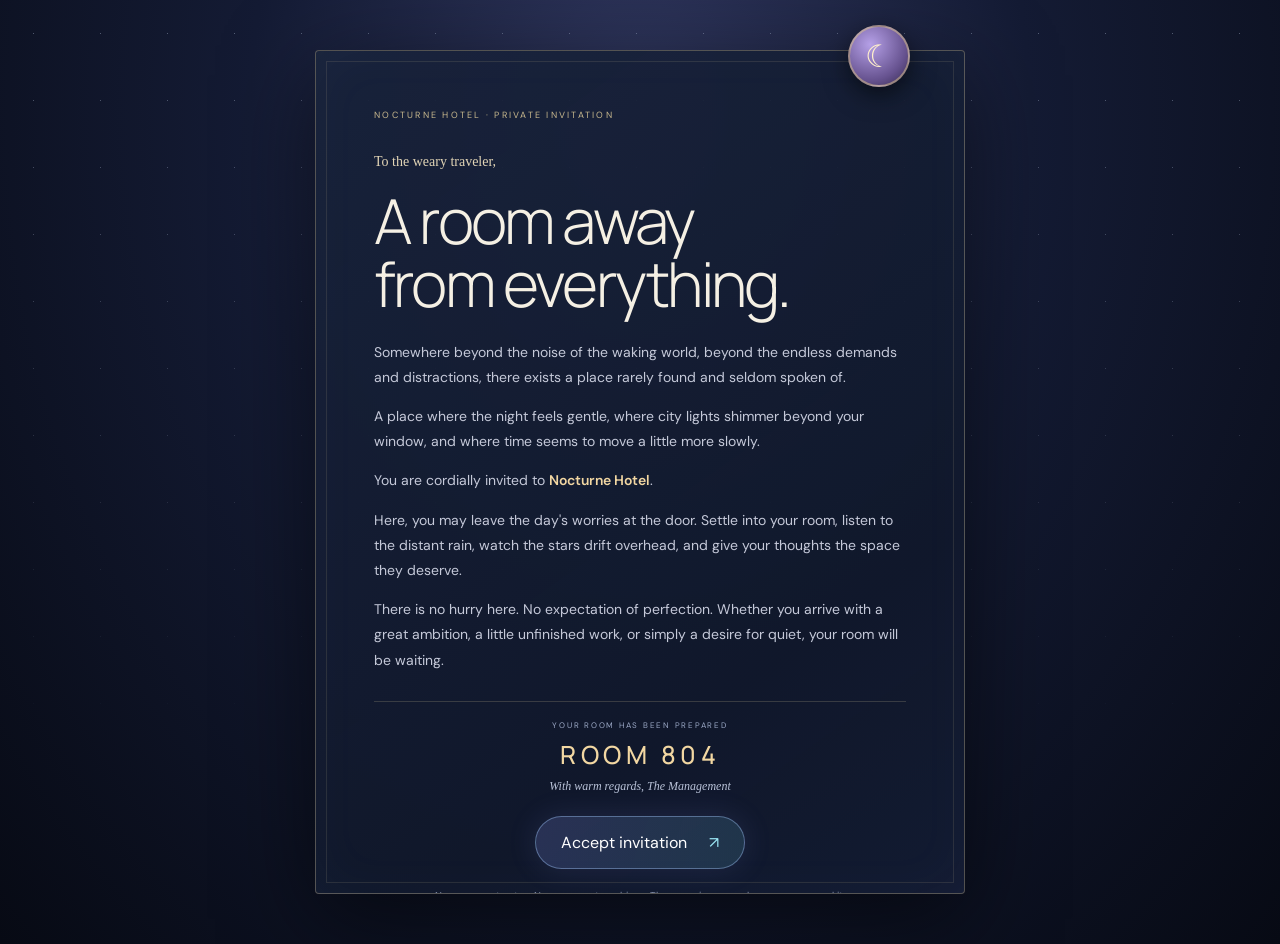
<file: index.html>
<!doctype html>
<html lang="en">
<head>
  <meta charset="utf-8"><meta name="viewport" content="width=device-width, initial-scale=1">
  <meta name="theme-color" content="#090d1c"><title>An Invitation · Nocturne Hotel</title><link rel="stylesheet" href="style.css">
</head>
<body class="checkin-page invitation-page">
  <main class="invitation-wrap">
    <div class="invitation-seal" aria-hidden="true">☾</div>
    <article class="invitation-letter">
      <p class="eyebrow">NOCTURNE HOTEL · PRIVATE INVITATION</p>
      <p class="letter-salutation">To the weary traveler,</p>
      <h1>A room away<br>from everything.</h1>
      <p>Somewhere beyond the noise of the waking world, beyond the endless demands and distractions, there exists a place rarely found and seldom spoken of.</p>
      <p>A place where the night feels gentle, where city lights shimmer beyond your window, and where time seems to move a little more slowly.</p>
      <p>You are cordially invited to <strong>Nocturne Hotel</strong>.</p>
      <p>Here, you may leave the day's worries at the door. Settle into your room, listen to the distant rain, watch the stars drift overhead, and give your thoughts the space they deserve.</p>
      <p>There is no hurry here. No expectation of perfection. Whether you arrive with a great ambition, a little unfinished work, or simply a desire for quiet, your room will be waiting.</p>
      <div class="letter-signoff"><span>YOUR ROOM HAS BEEN PREPARED</span><strong>ROOM 804</strong><em>With warm regards, The Management</em></div>
      <button class="primary invitation-accept" id="enterRoom">Accept invitation <span>↗</span></button>
      <p class="letter-footnote">No pressure to stay. No pressure to achieve. The room is yours whenever you need it.</p>
    </article>
  </main>
  <script>
    document.getElementById('enterRoom').addEventListener('click', () => {
      sessionStorage.setItem('nocturneCheckedIn', 'yes');
      location.href = 'room.html';
    });
    if (sessionStorage.getItem('nocturneCheckedIn') === 'yes') location.replace('room.html');
  </script>
</body></html>
</file>
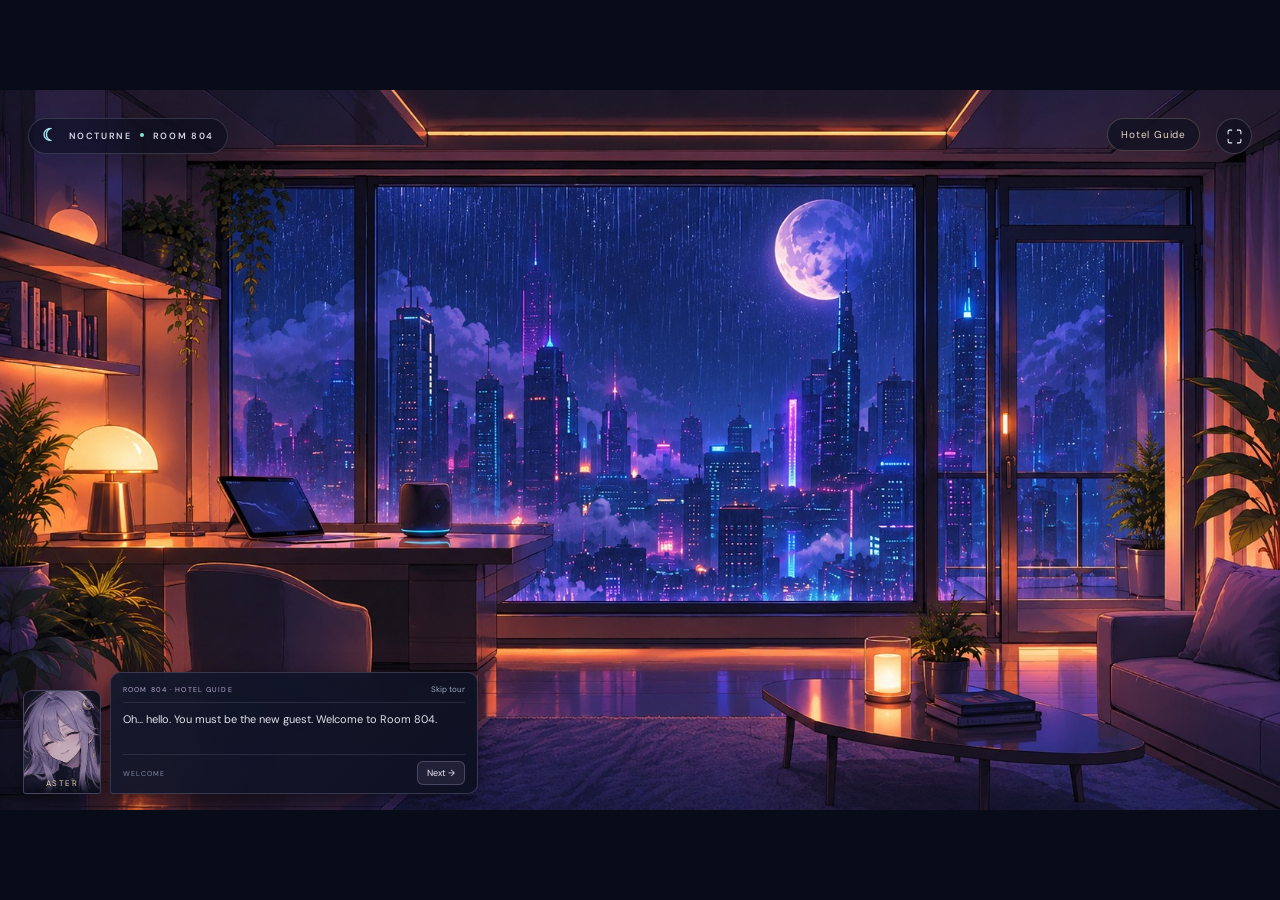
<file: balcony.html>
<!doctype html>
<html lang="en"><head><meta charset="utf-8"><meta name="viewport" content="width=device-width, initial-scale=1"><meta http-equiv="refresh" content="0; url=room.html"><title>Returning to Room 804 — Nocturne</title></head><body><p>Returning to <a href="room.html">Room 804</a>…</p><script>location.replace('room.html');</script></body></html>
</file>
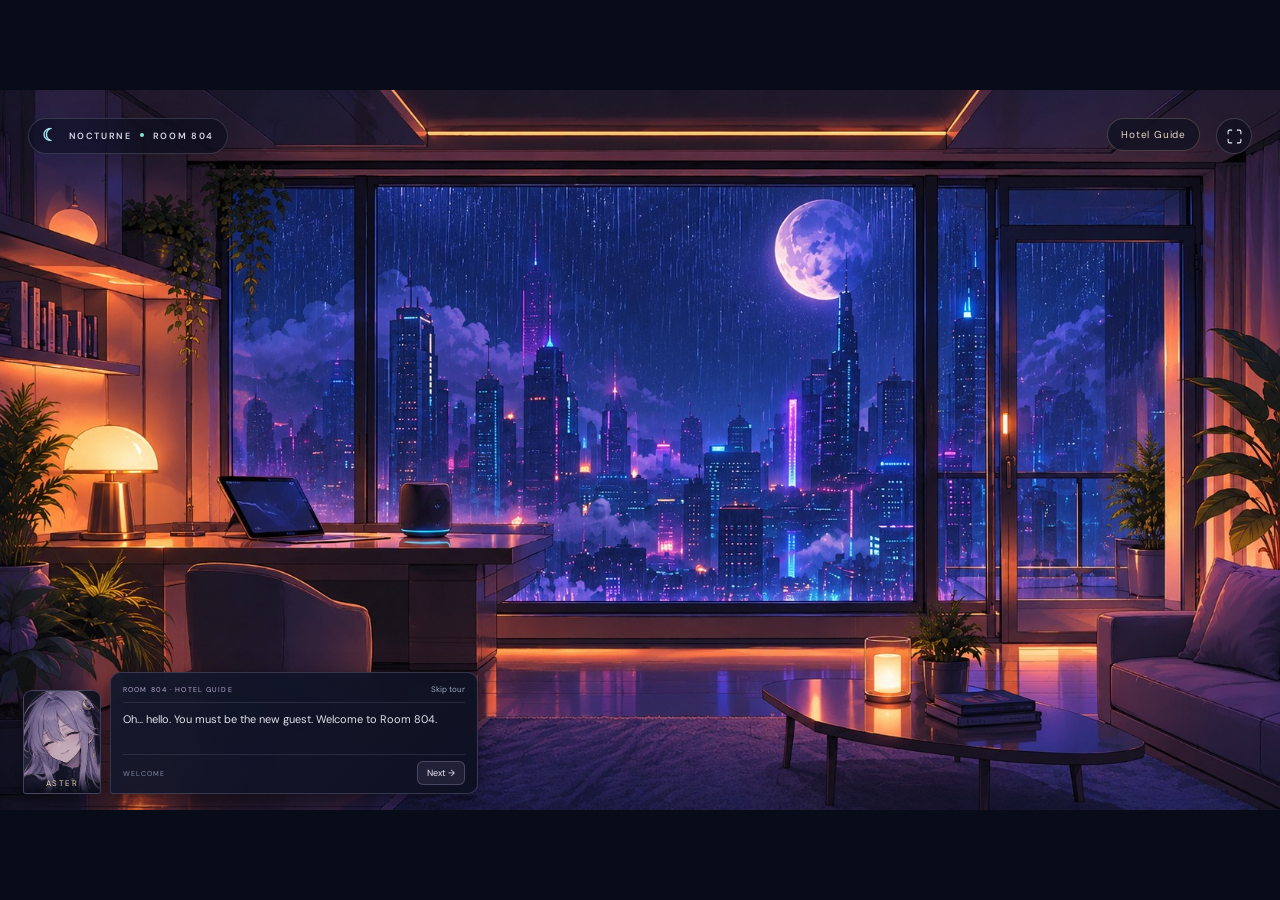
<file: room.html>
<!doctype html>
<html lang="en">
<head>
  <meta charset="utf-8">
  <meta name="viewport" content="width=device-width, initial-scale=1">
  <meta name="theme-color" content="#090d1c">
  <title>Room 804 — Nocturne</title>
  <link rel="stylesheet" href="style.css">
</head>
<body class="room-page">
  <main class="room-stage" id="roomStage">
    <section class="room-shell" id="roomShell" aria-label="Interactive hotel room">
      <div id="roomInterior">
      <img class="room-art" src="assets/room-reference.jpg" alt="Room 804 overlooking a neon city at night">

      <div class="room-decor-layer" id="roomDecorLayer" aria-label="Your placed decorations"></div>
      <div class="object-layer" aria-label="Room interactions">
        <button class="object-hit lamp-hit" data-object="lamp" data-tooltip="Lamp · Change lighting" aria-label="Change room lighting"></button>
        <button class="object-hit tablet-hit" data-object="tablet" data-tooltip="Tablet · Focus session controls" aria-label="Open focus session controls"></button>
        <button class="object-hit speaker-hit" data-object="speaker" data-tooltip="Speaker · Music controls" aria-label="Open music controls"></button>
        <button class="object-hit door-hit" data-object="door" data-tooltip="Balcony door · Step outside" aria-label="Go to the balcony"></button>
      </div>

      <div class="room-ui" aria-label="Room controls">
        <div class="room-id"><span class="room-id-mark">☾</span><span>NOCTURNE <i></i> ROOM 804</span></div>
        <button class="guide-button" id="replayTour" type="button" title="Speak with Aster">Hotel Guide</button>
        <button class="ui-icon-button" id="fullscreenButton" type="button" aria-label="Toggle fullscreen" title="Toggle fullscreen">
          <svg viewBox="0 0 24 24" aria-hidden="true"><path d="M8 3H5a2 2 0 0 0-2 2v3M16 3h3a2 2 0 0 1 2 2v3M21 16v3a2 2 0 0 1-2 2h-3M3 16v3a2 2 0 0 0 2 2h3"/></svg>
        </button>
      </div>

      <div class="control-scrim" id="controlScrim"></div>

      <section class="focus-experience" id="focusExperience" hidden aria-live="polite" aria-label="Focus session in progress">
        <div class="focus-center-card">
          <p class="focus-center-eyebrow">NOCTURNE · FOCUS SESSION</p>
          <span class="focus-center-state" id="timerState">FOCUSING</span>
          <strong class="focus-center-time" id="timerReadout">25:00</strong>
          <p class="focus-center-note" id="focusCenterNote">Your room is quiet. Stay with one thing.</p>
          <div class="focus-progress-wrap" aria-label="Focus session progress">
            <div class="focus-progress-track" id="focusProgressTrack">
              <div class="focus-progress-fill" id="focusProgressFill"></div>
              <div class="focus-break-markers" id="focusBreakMarkers" aria-hidden="true"></div>
            </div>
            <div class="focus-progress-legend"><span>START</span><span>25%</span><span>50%</span><span>75%</span><span>FINISH</span></div>
          </div>
          <div class="focus-center-actions" id="focusWorkActions">
            <button class="focus-center-pause" id="focusOverlayPause" type="button">Pause</button>
            <button class="focus-center-end" id="focusOverlayEnd" type="button">End session</button>
          </div>
          <div class="focus-break-actions" id="focusBreakActions" hidden>
            <p>Take a moment outside if you would like. — Aster🌙</p>
            <button class="focus-center-pause" id="goBalconyBreak" type="button">Take balcony break ↗</button>
            <button class="focus-center-end" id="skipBalconyBreak" type="button">Skip break</button>
          </div>
          <p class="focus-center-footnote">A five-minute balcony break is offered at 25%, 50%, and 75%. Your browser controls which tab is in front.</p>
        </div>
      </section>

      <section class="control-panel focus-panel" id="focusPanel" role="dialog" aria-modal="true" aria-labelledby="focusTitle" aria-hidden="true">
        <button class="panel-close" type="button" data-close-panel aria-label="Close focus controls">×</button>
        <p class="panel-eyebrow">ROOM 804 · TABLET</p>
        <h2 id="focusTitle">Focus session</h2>
        <p class="panel-description">Settle in. The room will keep time while you work. — Aster🌙</p>
        <div class="session-intention">
          <label class="control-label" for="sessionGoal">YOUR FOCUS GOAL <span class="optional-label">OPTIONAL</span></label>
          <input id="sessionGoal" type="text" maxlength="70" placeholder="e.g. Finish my geography notes" autocomplete="off">
          <label class="control-label" for="sessionReward">WRITE YOUR OWN REWARD <span class="optional-label">OPTIONAL</span></label>
          <input id="sessionReward" type="text" list="rewardSuggestions" maxlength="100" placeholder="Something nice to look forward to…" autocomplete="off">
          <datalist id="rewardSuggestions">
            <option value="Step onto the balcony and enjoy the view"></option>
            <option value="Listen to one favorite song"></option>
            <option value="Take a short stretch and water break"></option>
            <option value="Make a cup of tea or a favorite drink"></option>
            <option value="Read a chapter of a book"></option>
            <option value="Spend a little time on a game"></option>
            <option value="Enjoy the satisfaction of finishing"></option>
          </datalist>
        </div>
        <button class="workshop-toggle" id="workshopToggle" type="button" aria-expanded="false" aria-controls="workshopContent">Optional: visit the Little Workshop <span>＋</span></button>
        <section class="decor-workshop" id="workshopContent" aria-labelledby="workshopTitle" hidden>
          <div class="workshop-heading">
            <div>
              <p class="workshop-kicker">THE LITTLE WORKSHOP</p>
              <h3 id="workshopTitle">Make Room 804 yours.</h3>
            </div>
            <span class="workshop-parts" id="workshopParts">0 LUMEN</span>
          </div>
          <p class="workshop-copy">Choose anything from the catalog and build it when you have enough lumen. Focus sessions add materials gradually; nothing is automatic, and nothing expires. — Aster🌙</p>
          <div class="workshop-resource-row"><div class="workshop-part-track" aria-label="Progress toward next lumen"><span id="workshopPartFill"></span></div><strong id="workshopTotal">0 focused minutes collected</strong></div>
          <div class="catalog-toolbar" role="group" aria-label="Filter catalog">
            <button type="button" class="catalog-filter active" data-catalog-filter="all">All</button>
            <button type="button" class="catalog-filter" data-catalog-filter="furniture">Furniture</button>
            <button type="button" class="catalog-filter" data-catalog-filter="cozy">Cozy</button>
            <button type="button" class="catalog-filter" data-catalog-filter="silly">Silly</button>
          </div>
          <div class="catalog-grid" id="catalogGrid" aria-live="polite"></div>
          <div class="workshop-owned">
            <div class="workshop-subheading"><strong>YOUR BUILT COLLECTION</strong><span id="builtCount">0 items</span></div>
            <div class="workshop-inventory" id="workshopInventory"><span class="inventory-empty">Your first project is waiting in the catalog.</span></div>
            <div class="placement-editor" id="placementEditor">
              <label class="control-label" for="placementItem">PLACE AN ITEM</label>
              <div class="placement-row"><select id="placementItem"><option value="">Build something first</option></select><select id="placementLocation" aria-label="Placement location"><option value="room-window">By the window</option><option value="room-corner">Room corner</option><option value="desk">Desk</option><option value="nightstand">Nightstand</option><option value="shelf">Display shelf</option></select><button type="button" class="workshop-save" id="placeItem">Place</button></div>
              <p class="placement-note" id="placementNote">Large furniture belongs in the room. Small pieces can sit on furniture or the display shelf.</p>
            </div>
          </div>
          <div class="workshop-goal">
            <label class="control-label" for="workshopGoal">MAJOR PROJECT OR GOAL</label>
            <input id="workshopGoal" type="text" maxlength="70" placeholder="e.g. Finish my science fair project" autocomplete="off">
            <div class="workshop-goal-row">
              <div class="workshop-decor-select">
                <label class="control-label" for="workshopDecor">ASSIGN A DECORATION</label>
                <select id="workshopDecor"><option value="">Unlock a decoration first</option></select>
              </div>
              <div class="workshop-target-select">
                <label class="control-label" for="workshopTarget">TARGET</label>
                <select id="workshopTarget">
                  <option value="60">1 hour</option>
                  <option value="120" selected>2 hours</option>
                  <option value="180">3 hours</option>
                  <option value="300">5 hours</option>
                </select>
              </div>
            </div>
            <button class="workshop-save" id="saveWorkshopGoal" type="button">Save project</button>
            <div class="workshop-progress" id="workshopGoalProgress" hidden>
              <div class="workshop-progress-top"><span id="workshopProgressLabel">Project progress</span><strong id="workshopProgressValue">0%</strong></div>
              <div class="workshop-progress-track"><span id="workshopProgressFill"></span></div>
              <p id="workshopProgressNote">Focus sessions linked to this goal will build progress.</p>
            </div>
          </div>
        </section>

        <div class="session-display">
          <span id="panelTimerState">READY</span>
          <strong id="panelTimerReadout">25:00</strong>
        </div>
        <label class="control-label">SESSION LENGTH</label>
        <div class="duration-options" role="group" aria-label="Session length">
          <button class="choice-button active" type="button" data-minutes="25">25 min</button>
          <button class="choice-button" type="button" data-minutes="50">50 min</button>
          <button class="choice-button" type="button" data-minutes="90">90 min</button>
        </div>
        <div class="custom-duration">
          <label class="control-label" for="customMinutes">CUSTOM MINUTES</label>
          <input id="customMinutes" type="number" min="1" max="180" value="25" inputmode="numeric">
          <button class="quiet-button" id="applyCustom" type="button">Apply</button>
        </div>
        <div class="panel-actions">
          <button class="panel-primary" id="timerStartPause" type="button">Start session</button>
          <button class="panel-secondary" id="timerReset" type="button">Reset</button>
        </div>
        <p class="panel-footnote">If you leave this page, the timer pauses automatically.</p>
      </section>

      <section class="control-panel music-panel" id="musicPanel" role="dialog" aria-modal="true" aria-labelledby="musicTitle" aria-hidden="true">
        <button class="panel-close" type="button" data-close-panel aria-label="Close music controls">×</button>
        <p class="panel-eyebrow">ROOM 804 · SPEAKER</p>
        <h2 id="musicTitle">Music & ambience</h2>
        <p class="panel-description">Choose a quiet atmosphere, or bring a little music of your own. — Aster🌙</p>
        <label class="control-label">AMBIENCE</label>
        <div class="ambience-options" role="group" aria-label="Ambient sound">
          <button class="choice-button active" type="button" data-sound="Off">Off</button>
          <button class="choice-button" type="button" data-sound="Soft rain">Rain</button>
          <button class="choice-button" type="button" data-sound="Night wind">Wind</button>
          <button class="choice-button" type="button" data-sound="Room hum">Room hum</button>
        </div>
        <div class="music-divider"><span>OR PLAY YOUR OWN</span></div>
        <label class="file-picker" for="audioFile">＋ Choose an audio file</label>
        <input id="audioFile" class="visually-hidden" type="file" accept="audio/*">
        <p class="selected-track" id="selectedTrack">No personal track selected</p>
        <audio id="localAudio" preload="none"></audio>
        <div class="panel-actions music-actions">
          <button class="panel-primary" id="musicPlayPause" type="button" disabled>Play</button>
          <button class="panel-secondary" id="musicStop" type="button">Stop</button>
        </div>
        <label class="control-label volume-label" for="musicVolume">VOLUME <span id="volumeValue">35%</span></label>
        <input id="musicVolume" class="volume-slider" type="range" min="0" max="100" value="35">
        <p class="panel-footnote">Audio files stay on your device; they are not uploaded.</p>
      </section>

      </div>

      <section class="balcony-scene" id="balconyScene" aria-label="Room 804 balcony" hidden>
        <div class="balcony-city" aria-hidden="true"></div>
        <div class="balcony-atmosphere" aria-hidden="true"></div>
        <header class="balcony-ui">
          <div class="room-id"><span class="room-id-mark">☾</span><span>NOCTURNE <i></i> ROOM 804</span></div>
          <button class="balcony-return" id="returnInside" type="button"><span aria-hidden="true">←</span> Return inside</button>
        </header>
        <section class="balcony-break-card" id="balconyBreakCard" hidden aria-live="polite">
          <p class="balcony-eyebrow">NOCTURNE · RESET</p>
          <h2>Take a breath.</h2>
          <strong id="balconyBreakReadout">05:00</strong>
          <p id="balconyBreakMessage">Take this moment to recollect your thoughts and breathe. — Aster🌙</p>
          <button class="balcony-return balcony-break-return" id="breakReturnInside" type="button">Return to room</button>
        </section>
        <div class="balcony-caption" id="balconyCaption">
          <p class="balcony-eyebrow">ROOM 804 · THE BALCONY</p>
          <h1>A little closer<br>to the night.</h1>
          <p>The same city. A little more room to breathe. — Aster🌙</p>
        </div>
        <div class="balcony-floor" aria-hidden="true"></div>
        <div class="balcony-rail" aria-hidden="true"><div class="rail-top"></div><div class="rail-posts"><span></span><span></span><span></span><span></span><span></span><span></span></div></div>
        <div class="balcony-side-glow" aria-hidden="true"></div>
      </section>

      <section class="aster-tour" id="asterTour" aria-label="Aster's welcome tour" hidden>
        <div class="aster-portrait-wrap">
          <img id="asterPortrait" src="assets/aster-welcome.png" alt="Aster, the Nocturne Hotel guide">
          <span class="aster-name">ASTER</span>
        </div>
        <div class="aster-dialogue">
          <div class="aster-dialogue-top"><span>ROOM 804 · HOTEL GUIDE</span><button id="skipTour" type="button">Skip tour</button></div>
          <p id="asterLine" aria-live="polite"></p>
          <div class="aster-dialogue-bottom"><span id="tourStep">WELCOME</span><button class="aster-next" id="nextTour" type="button">Next <span>→</span></button></div>
        </div>
      </section>
      <div class="hover-tooltip" id="hoverTooltip" role="tooltip"></div>
      <div class="interaction-toast" id="interactionToast" aria-live="polite"></div>
    </section>
  </main>
  <script src="script.js"></script>
</body>
</html>
</file>
<file: style.css>
@import url('https://fonts.googleapis.com/css2?family=DM+Sans:wght@400;500;600;700&family=Manrope:wght@300;400;500;600;700&display=swap');
:root{--ink:#090d1c;--panel:#11182a;--line:rgba(180,190,255,.18);--muted:#a9b1c9;--cyan:#9be7f5;--violet:#b8a7ff;--amber:#f2c58e}
*{box-sizing:border-box}body{margin:0;background:var(--ink);color:#f4f3ff;font-family:'DM Sans',sans-serif;min-height:100vh}
button,a{font:inherit}button{cursor:pointer;color:inherit}
.checkin-page{display:grid;place-items:center;overflow:hidden;background:radial-gradient(ellipse at 50% 30%,#28315a 0,#10172d 45%,#070a14 100%)}
.checkin-page:before{content:"";position:fixed;inset:0;background:radial-gradient(circle at 20% 20%,#b8a7ff18 0 1px,transparent 2px),radial-gradient(circle at 80% 65%,#9be7f533 0 1px,transparent 2px);background-size:120px 120px,170px 170px;pointer-events:none}
.checkin{position:relative;text-align:center;padding:42px 24px;max-width:600px}.moon-mark{font-size:48px;color:var(--cyan);margin-bottom:20px;text-shadow:0 0 35px #83dffb99}.eyebrow{font-size:10px;letter-spacing:.28em;color:#a9b8e7}.checkin h1,.balcony-copy h1{font:300 clamp(42px,7vw,68px) Manrope,sans-serif;letter-spacing:-.05em;margin:22px 0 12px}.sub{color:#b6bfd4;font-size:15px}.room-number{margin:38px auto 26px;color:#8f9ab8;letter-spacing:.22em;font-size:11px}.room-number strong{display:block;color:#fff;font-size:25px;letter-spacing:.16em;margin-top:8px}.primary{border:1px solid #a6caff66;background:linear-gradient(110deg,#8e9aff33,#77d8ee26);border-radius:999px;padding:15px 25px;color:#fff;box-shadow:0 0 30px #8e9aff20;transition:.2s}.primary:hover{transform:translateY(-2px);box-shadow:0 0 35px #8e9aff55}.primary span{margin-left:18px;color:var(--cyan)}.tiny{font-size:11px;color:#78839e;margin-top:30px}
.topbar{height:62px;display:flex;align-items:center;justify-content:space-between;padding:0 clamp(14px,3vw,42px);background:#080c19d9;border-bottom:1px solid #ffffff0c;position:relative;z-index:5}.brand{text-decoration:none;color:#e7e9ff;letter-spacing:.23em;font-size:13px;font-weight:600}.brand span{font-size:23px;color:var(--cyan);vertical-align:-3px;margin-right:8px}.room-tag{font-size:9px;letter-spacing:.18em;color:#9ca8c5}.room-tag i,.live-dot{display:inline-block;width:5px;height:5px;border-radius:50%;background:#80e6d0;margin:0 9px 1px}.icon-button{border:0;background:none;color:#cbd5f4;font-size:22px}.room-page{background:#080c19;overflow-x:hidden}
main{width:100%}.room-shell{position:relative;width:100%;height:min(calc(100vh - 132px),calc(100vw * .338));min-height:390px;overflow:hidden;background:#10152b;isolation:isolate}
.scene-backdrop{position:absolute;inset:0;background-image:url('assets/city-night.png');background-size:cover;background-position:center 45%;filter:saturate(1.08);transition:filter 1s,background-position 1s;z-index:-2}
.scene-backdrop:after{content:"";position:absolute;inset:0;background:linear-gradient(90deg,#14112b33,#070b1c00 45%,#100d2733)}
.room-art{position:absolute;inset:0;width:100%;height:100%;object-fit:fill;z-index:1;pointer-events:none}
.curtain{position:absolute;z-index:2;top:8%;height:68%;width:8%;background:linear-gradient(90deg,#161735,#51417d,#201b44);opacity:.0;pointer-events:none;transition:transform .75s ease,opacity .5s}
.curtain-left{left:16%;transform:translateX(-100%)}.curtain-right{right:16%;transform:translateX(100%)}
.room-shell.changing .curtain{opacity:.88;transform:translateX(0)}
.object-layer{position:absolute;inset:0;z-index:3}.object-hit{position:absolute;border:0;background:transparent;border-radius:12px;outline-offset:3px}.object-hit:hover{background:#a5caff12;box-shadow:0 0 0 1px #a9dfff55,0 0 22px #8c9dff35}.lamp-hit{left:7%;top:40%;width:8%;height:25%}.tablet-hit{left:16%;top:53%;width:9%;height:13%}.speaker-hit{left:27%;top:53%;width:5%;height:13%}.door-hit{left:69%;top:12%;width:14%;height:65%;border-radius:6px}.room-hint{position:absolute;right:20px;bottom:16px;color:#ffffff9a;font-size:10px;letter-spacing:.1em;z-index:4;text-shadow:0 1px 4px #000}.focus-chip{position:absolute;top:18px;left:50%;transform:translateX(-50%);z-index:4;background:#0b1425d9;border:1px solid #9ce8f577;padding:9px 16px;border-radius:30px;font-size:10px;letter-spacing:.14em;color:#c8d9f7}
.control-dock{display:flex;align-items:center;justify-content:center;gap:10px;padding:14px 18px;min-height:70px;flex-wrap:wrap;background:linear-gradient(90deg,#0c1120,#121a2d,#0c1120);border-top:1px solid #ffffff12}.dock-intro{color:#9da8c2;font-size:11px;margin-right:20px}.dock-button{border:1px solid var(--line);background:#ffffff08;padding:10px 14px;border-radius:999px;color:#dfe6ff;font-size:15px}.dock-button span{font-size:11px;margin-left:5px}.dock-button:hover{border-color:#a3e6f588;background:#9be7f510}
.shade{position:fixed;inset:0;background:#030611a8;opacity:0;pointer-events:none;transition:.25s;z-index:10}.shade.open{opacity:1;pointer-events:auto}.panel{position:fixed;z-index:11;right:0;top:0;height:100dvh;width:min(390px,92vw);padding:34px 26px;background:linear-gradient(160deg,#18213a,#0b1020 75%);border-left:1px solid var(--line);transform:translateX(105%);transition:transform .3s ease;overflow:auto;box-shadow:-20px 0 70px #0007}.panel.open{transform:translateX(0)}.close-panel{position:absolute;right:18px;top:14px;border:0;background:none;color:#cbd5ef;font-size:28px}.panel h2{font:400 27px Manrope,sans-serif;margin:35px 0 8px}.panel p{font-size:12px;color:#9daac4;line-height:1.6}.panel label{display:block;font-size:11px;color:#aab5d1;margin:20px 0 8px}.panel button,.panel select,.panel input{font:inherit}.panel .action{border:1px solid #a6caff55;background:#a6caff13;border-radius:10px;padding:11px 14px;margin:5px 5px 5px 0;color:#edf2ff}.panel .action.active{background:#8bdff022;border-color:#8bdff0}.panel input[type=number],.panel select{width:100%;padding:12px;background:#0a1020;color:#fff;border:1px solid var(--line);border-radius:9px}.timer-readout{font:300 56px Manrope,sans-serif;text-align:center;margin:24px 0;color:#eaf8ff}.timer-actions{display:flex;justify-content:center;flex-wrap:wrap;gap:7px}.range{width:100%;accent-color:#9be7f5}.panel .small-note{font-size:10px;color:#7886a4}
.focus-mode .topbar,.focus-mode .control-dock,.focus-mode .room-hint{opacity:.12;transition:opacity .4s}.focus-mode .topbar:hover,.focus-mode .control-dock:hover{opacity:1}.focus-mode .room-shell{height:calc(100vh - 10px);max-height:100vh}.focus-mode .room-page{overflow:hidden}
.balcony-page{overflow:hidden;background:radial-gradient(ellipse at 75% 18%,#7a70c8 0,#292b62 25%,#101833 60%,#080d1d 100%)}.balcony-scene{height:calc(100vh - 62px);min-height:520px;position:relative;overflow:hidden;background:radial-gradient(ellipse at 50% 85%,#92c8e533,transparent 35%)}.balcony-moon{position:absolute;width:clamp(110px,17vw,220px);aspect-ratio:1;border-radius:50%;right:17%;top:9%;background:radial-gradient(circle at 35% 30%,#fff0d8,#c6c2ff 35%,#887cd4 68%,#5d5da1);box-shadow:0 0 65px #c7baff88}.cloud{position:absolute;width:70vw;height:130px;background:#b4c6e51c;filter:blur(24px);border-radius:50%}.cloud-a{left:-10%;bottom:17%}.cloud-b{right:-10%;bottom:30%;width:55vw}.floating-island{position:absolute;width:180px;height:70px;background:linear-gradient(#6374a6,#242d59);clip-path:polygon(0 0,100% 0,75% 40%,55% 100%,30% 70%,10% 40%);filter:drop-shadow(0 15px 25px #0008);animation:float 7s ease-in-out infinite}.island-a{left:13%;top:34%}.island-b{right:14%;top:53%;transform:scale(.7);animation-delay:-3s}.floating-island span,.floating-island b{color:#b8fff2;font-size:25px;position:absolute;top:-20px;left:50%}.balcony-copy{position:absolute;z-index:2;left:clamp(24px,12vw,180px);top:28%;max-width:520px}.balcony-copy h1{font-size:clamp(40px,6vw,72px);line-height:1.05}.balcony-copy p:not(.eyebrow){color:#c5cbe1;font-size:14px;margin:22px 0 28px}.link-button{text-decoration:none;display:inline-block}.balcony-rail{position:absolute;bottom:-35px;left:0;right:0;height:145px;border-top:3px solid #b9d6ed88;background:linear-gradient(transparent,#111b38aa);box-shadow:0 -10px 40px #b8c8ff20}
@keyframes float{0%,100%{translate:0 0}50%{translate:0 -16px}}.text-link{color:#b9c7e8;text-decoration:none;font-size:11px}
@media(max-width:700px){.room-tag{display:none}.room-shell{height:62vw;min-height:330px}.room-hint{display:none}.control-dock{gap:6px}.dock-intro{width:100%;text-align:center;margin:0 0 4px}.dock-button{padding:9px 11px}.dock-button span{font-size:10px}.object-hit{min-height:25px}.balcony-copy{top:24%}.balcony-moon{right:8%;top:8%}}

/* Immersive room: the artwork is the entire interface. */
html,body.room-page{width:100%;height:100%;min-height:100%;margin:0;overflow:hidden;background:#080c19}
.room-stage{position:fixed;inset:0;width:100vw;height:100dvh;overflow:hidden;background:#080c19}
.room-shell{position:absolute;inset:0;width:100%;height:100%;min-height:0;overflow:hidden;background:#10152b;isolation:isolate}
.scene-backdrop{background-size:cover;background-position:center 45%}
.room-art{width:100%;height:100%;object-fit:fill}
.object-layer{position:absolute;inset:0;z-index:5}
.object-hit{position:absolute;border:1px solid transparent;background:transparent;border-radius:12px;outline:none;transition:background .18s,border-color .18s,box-shadow .18s;cursor:pointer;touch-action:manipulation}
.object-hit:hover,.object-hit:focus-visible{background:rgba(160,218,255,.12);border:1px solid rgba(174,231,255,.88);box-shadow:0 0 0 2px rgba(154,215,255,.2),0 0 26px rgba(125,191,255,.6),inset 0 0 22px rgba(160,218,255,.12)}
.object-hit:active{background:rgba(185,225,255,.2)}
.lamp-hit{left:6%;top:37%;width:10%;height:30%}
.tablet-hit{left:15%;top:49%;width:11%;height:18%}
.speaker-hit{left:26%;top:49%;width:7%;height:18%}
.window-hit{left:35%;top:8%;width:32%;height:57%;border-radius:4px}
.door-hit{left:69%;top:10%;width:17%;height:68%;border-radius:6px}
.hover-tooltip{position:fixed;z-index:30;pointer-events:none;opacity:0;transform:translateY(5px);transition:opacity .12s,transform .12s;background:rgba(7,13,29,.94);border:1px solid rgba(160,220,255,.62);border-radius:9px;padding:9px 12px;color:#eef8ff;font:500 11px 'DM Sans',sans-serif;letter-spacing:.04em;white-space:nowrap;box-shadow:0 8px 28px #0009}
.hover-tooltip.visible{opacity:1;transform:translateY(0)}
.interaction-toast{position:absolute;z-index:20;left:50%;bottom:4.5%;transform:translate(-50%,8px);opacity:0;pointer-events:none;padding:10px 16px;border-radius:30px;background:rgba(7,13,29,.82);border:1px solid rgba(164,220,255,.3);color:#e9f6ff;font-size:11px;letter-spacing:.06em;transition:opacity .2s,transform .2s;white-space:nowrap}
.interaction-toast.visible{opacity:1;transform:translate(-50%,0)}
.timer-overlay{position:absolute;z-index:8;top:4%;left:50%;transform:translateX(-50%);display:flex;align-items:center;gap:14px;padding:10px 18px;border:1px solid #9ce8f577;border-radius:30px;background:#0b1425d9;color:#c8d9f7;box-shadow:0 5px 30px #0005}
.timer-overlay[hidden]{display:none}
.timer-overlay span{font-size:9px;letter-spacing:.18em;color:#9be7f5}
.timer-overlay strong{font:300 20px Manrope,sans-serif;letter-spacing:.04em}
.curtain{z-index:4}
@media(hover:none){.object-hit:active{background:rgba(160,218,255,.18);border-color:rgba(174,231,255,.85)}}


/* High-resolution single-image room: preserve the original 1672 × 941 artwork ratio. */
html, body.room-page {
  width: 100%;
  height: 100%;
  min-height: 100%;
  margin: 0;
  overflow: hidden;
  background: #080c19;
}
.room-stage {
  position: fixed;
  inset: 0;
  display: grid;
  place-items: center;
  width: 100vw;
  height: 100vh;
  height: 100dvh;
  overflow: hidden;
  background: #080c19;
}
.room-shell {
  position: relative;
  width: min(100vw, calc(100dvh * 1.777896));
  aspect-ratio: 1672 / 941;
  height: auto;
  min-height: 0;
  overflow: hidden;
  background: #080c19;
  isolation: isolate;
}
.room-art {
  position: absolute;
  inset: 0;
  display: block;
  width: 100%;
  height: 100%;
  object-fit: contain;
  object-position: center;
  pointer-events: none;
  user-select: none;
  -webkit-user-drag: none;
  image-rendering: auto;
}
.object-layer { position: absolute; inset: 0; z-index: 5; }
.object-hit {
  position: absolute;
  display: block;
  padding: 0;
  border: 1px solid transparent;
  border-radius: 10px;
  background: transparent;
  outline: none;
  cursor: pointer;
  touch-action: manipulation;
  transition: background .16s ease, border-color .16s ease, box-shadow .16s ease;
}
.object-hit:hover,
.object-hit:focus-visible {
  border-color: rgba(174, 231, 255, .92);
  background: rgba(160, 218, 255, .13);
  box-shadow: 0 0 0 2px rgba(154, 215, 255, .22), 0 0 22px rgba(125, 191, 255, .55), inset 0 0 18px rgba(160, 218, 255, .12);
}
.object-hit:active { background: rgba(185, 225, 255, .22); }
/* Coordinates are measured against the 1672 × 941 reference artwork. */
.lamp-hit { left: 4.0%; top: 44.0%; width: 9.0%; height: 19.0%; }
.tablet-hit { left: 16.0%; top: 51.5%; width: 10.8%; height: 10.5%; }
.speaker-hit { left: 30.5%; top: 52.0%; width: 5.0%; height: 10.0%; }
.door-hit { left: 76.2%; top: 9.5%; width: 16.2%; height: 67.0%; border-radius: 7px; }
.hover-tooltip {
  position: fixed;
  z-index: 30;
  pointer-events: none;
  opacity: 0;
  transform: translateY(5px);
  transition: opacity .12s ease, transform .12s ease;
  max-width: min(260px, calc(100vw - 24px));
  padding: 9px 12px;
  border: 1px solid rgba(160, 220, 255, .62);
  border-radius: 9px;
  background: rgba(7, 13, 29, .95);
  color: #eef8ff;
  font: 500 11px 'DM Sans', sans-serif;
  letter-spacing: .04em;
  white-space: nowrap;
  box-shadow: 0 8px 28px #0009;
}
.hover-tooltip.visible { opacity: 1; transform: translateY(0); }
.interaction-toast {
  position: absolute;
  z-index: 20;
  left: 50%;
  bottom: 3.5%;
  transform: translate(-50%, 8px);
  opacity: 0;
  pointer-events: none;
  padding: 10px 16px;
  border: 1px solid rgba(164, 220, 255, .3);
  border-radius: 30px;
  background: rgba(7, 13, 29, .88);
  color: #e9f6ff;
  font-size: 11px;
  letter-spacing: .06em;
  transition: opacity .2s, transform .2s;
  white-space: nowrap;
}
.interaction-toast.visible { opacity: 1; transform: translate(-50%, 0); }
.timer-overlay {
  position: absolute;
  z-index: 8;
  top: 3.5%;
  left: 50%;
  transform: translateX(-50%);
  display: flex;
  align-items: center;
  gap: 14px;
  padding: 10px 18px;
  border: 1px solid #9ce8f577;
  border-radius: 30px;
  background: #0b1425e8;
  color: #c8d9f7;
  box-shadow: 0 5px 30px #0005;
}
.timer-overlay[hidden] { display: none; }
.timer-overlay span { color: #9be7f5; font-size: 9px; letter-spacing: .18em; }
.timer-overlay strong { font: 300 20px Manrope, sans-serif; letter-spacing: .04em; }
@media (hover: none) {
  .object-hit:active { border-color: rgba(174, 231, 255, .92); background: rgba(160, 218, 255, .16); }
}
@media (max-aspect-ratio: 1672/941) {
  .room-shell { width: 100vw; }
}

/* Minimal, quiet room UI */
.room-ui {
  position: absolute;
  z-index: 12;
  top: clamp(12px, 2.2vw, 28px);
  left: clamp(12px, 2.2vw, 28px);
  right: clamp(12px, 2.2vw, 28px);
  display: flex;
  align-items: center;
  justify-content: space-between;
  pointer-events: none;
}
.room-id {
  display: inline-flex;
  align-items: center;
  gap: 10px;
  min-height: 36px;
  padding: 0 13px;
  border: 1px solid rgba(222, 226, 255, .17);
  border-radius: 999px;
  background: rgba(7, 11, 25, .52);
  color: rgba(239, 242, 255, .88);
  text-decoration: none;
  font-size: 9px;
  font-weight: 600;
  letter-spacing: .18em;
  backdrop-filter: blur(14px);
  -webkit-backdrop-filter: blur(14px);
  box-shadow: 0 5px 24px rgba(0,0,0,.12);
  pointer-events: auto;
}
.room-id-mark { color: #a9e8f5; font-size: 17px; line-height: 1; }
.room-id i { display: inline-block; width: 4px; height: 4px; margin: 0 5px 2px; border-radius: 50%; background: #8de3d2; }
.ui-icon-button {
  display: grid;
  place-items: center;
  width: 36px;
  height: 36px;
  padding: 9px;
  border: 1px solid rgba(222,226,255,.2);
  border-radius: 50%;
  background: rgba(7,11,25,.5);
  color: #eef4ff;
  backdrop-filter: blur(14px);
  -webkit-backdrop-filter: blur(14px);
  pointer-events: auto;
  transition: background .18s, border-color .18s;
}
.ui-icon-button:hover { background: rgba(119,177,222,.2); border-color: rgba(174,231,255,.55); }
.ui-icon-button svg { width: 17px; height: 17px; fill: none; stroke: currentColor; stroke-width: 1.5; stroke-linecap: round; stroke-linejoin: round; }

/* Balcony: carry the exact city view from the room out into open air. */
.balcony-page { width: 100%; height: 100%; min-height: 100%; overflow: hidden; background: #080c19; }
.balcony-scene { position: relative; isolation: isolate; width: 100%; height: 100dvh; min-height: 420px; overflow: hidden; background: #10162c; }
.balcony-city {
  position: absolute;
  z-index: -3;
  inset: 0;
  background-image: linear-gradient(180deg, rgba(7,10,28,.08), rgba(7,10,28,.12) 58%, rgba(7,10,28,.42)), url('assets/balcony-city.jpg');
  background-size: cover;
  background-position: center 47%;
  transform: scale(1.015);
}
.balcony-atmosphere { position: absolute; z-index: -2; inset: 0; background: linear-gradient(90deg, rgba(8,12,30,.28), transparent 65%), linear-gradient(0deg, rgba(6,10,25,.55), transparent 48%); pointer-events: none; }
.balcony-ui { position: absolute; z-index: 8; top: clamp(12px, 2.2vw, 28px); left: clamp(12px, 2.2vw, 28px); right: clamp(12px, 2.2vw, 28px); display: flex; align-items: center; justify-content: space-between; }
.balcony-return { display: inline-flex; align-items: center; gap: 9px; min-height: 36px; padding: 0 15px; border: 1px solid rgba(222,226,255,.2); border-radius: 999px; color: #f3f4ff; background: rgba(7,11,25,.52); text-decoration: none; font-size: 11px; backdrop-filter: blur(14px); -webkit-backdrop-filter: blur(14px); transition: background .18s, border-color .18s; }
.balcony-return:hover { background: rgba(119,177,222,.2); border-color: rgba(174,231,255,.55); }
.balcony-return span { font-size: 17px; }
.balcony-caption { position: absolute; z-index: 3; left: clamp(24px, 9vw, 140px); top: 27%; max-width: 490px; color: #f5f3ff; text-shadow: 0 2px 24px rgba(0,0,0,.45); }
.balcony-eyebrow { margin: 0 0 18px; color: #d5d9ff; font-size: 9px; letter-spacing: .24em; }
.balcony-caption h1 { margin: 0; font: 300 clamp(42px, 6.5vw, 76px)/1.02 Manrope, sans-serif; letter-spacing: -.055em; }
.balcony-caption > p:last-child { margin-top: 20px; color: rgba(232,237,255,.82); font-size: 13px; letter-spacing: .025em; }
.balcony-floor { position: absolute; z-index: 2; left: 0; right: 0; bottom: 0; height: 24%; background: linear-gradient(180deg, rgba(21,25,49,.08), rgba(13,17,37,.8) 24%, #0b1023 100%); clip-path: polygon(0 24%, 100% 24%, 100% 100%, 0 100%); border-top: 1px solid rgba(210,222,255,.32); }
.balcony-rail { position: absolute; z-index: 4; left: 0; right: 0; bottom: 19%; height: 17%; pointer-events: none; }
.rail-top { position: absolute; left: 0; right: 0; top: 0; height: 7px; border: 1px solid rgba(221,231,255,.72); border-radius: 3px; background: linear-gradient(180deg, rgba(227,237,255,.6), rgba(76,91,133,.65)); box-shadow: 0 4px 20px rgba(5,9,24,.5), 0 0 18px rgba(180,205,255,.18); }
.rail-posts { position: absolute; inset: 6px 4% 0; display: flex; justify-content: space-between; }
.rail-posts span { width: 3px; height: 100%; background: linear-gradient(90deg, rgba(24,34,64,.95), rgba(207,221,255,.75), rgba(26,34,64,.95)); box-shadow: 0 0 8px rgba(180,205,255,.18); }
.balcony-side-glow { position: absolute; z-index: 1; right: 0; top: 0; width: 10%; height: 100%; background: linear-gradient(90deg, transparent, rgba(18,14,43,.42)); pointer-events: none; }
@media (max-width: 650px) {
  .room-id { min-height: 33px; padding: 0 10px; font-size: 8px; letter-spacing: .13em; }
  .ui-icon-button { width: 33px; height: 33px; }
  .balcony-caption { top: 29%; left: 8%; right: 8%; }
  .balcony-caption h1 { font-size: clamp(40px, 10vw, 58px); }
  .balcony-caption > p:last-child { max-width: 260px; line-height: 1.5; }
  .balcony-rail { bottom: 20%; }
}

/* Tablet and speaker open focused, touch-friendly control panels. */
.control-scrim {
  position: absolute;
  z-index: 20;
  inset: 0;
  background: rgba(3, 6, 17, .42);
  opacity: 0;
  pointer-events: none;
  transition: opacity .22s ease;
  backdrop-filter: blur(2px);
  -webkit-backdrop-filter: blur(2px);
}
.control-scrim.open { opacity: 1; pointer-events: auto; }
.control-panel {
  position: absolute;
  z-index: 21;
  top: 50%;
  right: clamp(14px, 3vw, 42px);
  width: min(390px, calc(100% - 28px));
  max-height: min(82%, 690px);
  overflow-y: auto;
  padding: 30px 27px 24px;
  border: 1px solid rgba(190, 207, 255, .24);
  border-radius: 23px;
  color: #f1f4ff;
  background: linear-gradient(155deg, rgba(26, 34, 61, .97), rgba(9, 15, 32, .97) 72%);
  box-shadow: 0 24px 80px rgba(0,0,0,.48), inset 0 1px rgba(255,255,255,.06);
  backdrop-filter: blur(24px);
  -webkit-backdrop-filter: blur(24px);
  opacity: 0;
  visibility: hidden;
  pointer-events: none;
  transform: translate(18px, -50%) scale(.98);
  transition: opacity .22s ease, transform .22s ease, visibility .22s;
}
.control-panel.open {
  opacity: 1;
  visibility: visible;
  pointer-events: auto;
  transform: translate(0, -50%) scale(1);
}
.panel-close {
  position: absolute;
  top: 13px;
  right: 16px;
  width: 34px;
  height: 34px;
  border: 1px solid rgba(220,230,255,.15);
  border-radius: 50%;
  color: #e8edff;
  background: rgba(255,255,255,.055);
  font-size: 23px;
  line-height: 1;
  cursor: pointer;
}
.panel-eyebrow { margin: 2px 0 12px; color: #9bddec; font-size: 9px; letter-spacing: .22em; }
.control-panel h2 { margin: 0 38px 7px 0; font: 400 27px/1.15 Manrope, sans-serif; letter-spacing: -.035em; }
.panel-description { margin: 0 0 23px; color: #aeb9d2; font-size: 12px; line-height: 1.55; }
.session-display {
  display: flex;
  flex-direction: column;
  align-items: center;
  gap: 5px;
  margin: 8px 0 22px;
  padding: 19px 12px 17px;
  border: 1px solid rgba(155,231,245,.16);
  border-radius: 16px;
  background: radial-gradient(ellipse at 50% 0%, rgba(110,178,220,.13), transparent 70%), rgba(5,11,25,.34);
}
.session-display span { color: #9be7f5; font-size: 9px; letter-spacing: .2em; }
.session-display strong { color: #f2f6ff; font: 300 clamp(42px, 8vw, 54px)/1.1 Manrope, sans-serif; letter-spacing: .04em; font-variant-numeric: tabular-nums; }
.control-label { display: flex; justify-content: space-between; margin: 17px 0 9px; color: #9eabc7; font-size: 9px; letter-spacing: .16em; }
.duration-options, .ambience-options { display: flex; flex-wrap: wrap; gap: 7px; }
.choice-button {
  flex: 1 1 auto;
  min-height: 39px;
  padding: 8px 12px;
  border: 1px solid rgba(191,205,245,.17);
  border-radius: 10px;
  color: #cbd5ed;
  background: rgba(255,255,255,.045);
  font-size: 11px;
  cursor: pointer;
  transition: .16s ease;
}
.choice-button:hover { border-color: rgba(155,231,245,.48); background: rgba(155,231,245,.08); }
.choice-button.active { border-color: rgba(155,231,245,.7); color: #eaffff; background: rgba(115,208,225,.14); box-shadow: inset 0 0 18px rgba(115,208,225,.055); }
.custom-duration { display: grid; grid-template-columns: 1fr 92px auto; align-items: end; gap: 8px; margin-top: 3px; }
.custom-duration .control-label { grid-column: 1 / -1; margin-bottom: 0; }
.custom-duration input {
  width: 100%; min-width: 0; height: 38px; padding: 0 11px;
  border: 1px solid rgba(191,205,245,.18); border-radius: 9px;
  color: #f1f4ff; background: rgba(4,9,21,.58); font: inherit; font-size: 12px;
}
.quiet-button, .panel-secondary {
  min-height: 39px; padding: 0 14px; border: 1px solid rgba(191,205,245,.2);
  border-radius: 10px; color: #d9e2f8; background: rgba(255,255,255,.055); font-size: 11px; cursor: pointer;
}
.panel-actions { display: flex; gap: 9px; margin-top: 20px; }
.panel-primary {
  flex: 1; min-height: 43px; padding: 0 16px; border: 1px solid rgba(155,231,245,.48);
  border-radius: 11px; color: #f1fdff; background: linear-gradient(110deg, rgba(100,175,213,.25), rgba(141,139,226,.2));
  box-shadow: 0 5px 22px rgba(83,160,203,.1); font-size: 12px; cursor: pointer;
}
.panel-primary:disabled { opacity: .4; cursor: not-allowed; }
.panel-secondary { min-width: 82px; }
.panel-footnote { margin: 16px 0 0; color: #7886a5; font-size: 10px; line-height: 1.5; }
.music-divider { display: flex; align-items: center; gap: 12px; margin: 22px 0 14px; color: #7785a4; font-size: 8px; letter-spacing: .18em; }
.music-divider::before, .music-divider::after { content: ""; flex: 1; height: 1px; background: rgba(190,207,255,.13); }
.file-picker {
  display: flex; align-items: center; justify-content: center; min-height: 43px; padding: 0 14px;
  border: 1px dashed rgba(155,231,245,.42); border-radius: 11px; color: #dffaff;
  background: rgba(155,231,245,.055); font-size: 11px; cursor: pointer;
}
.file-picker:hover { background: rgba(155,231,245,.11); }
.visually-hidden { position: absolute; width: 1px; height: 1px; padding: 0; margin: -1px; overflow: hidden; clip: rect(0,0,0,0); white-space: nowrap; border: 0; }
.selected-track { overflow: hidden; margin: 9px 0 0; color: #aab6d0; font-size: 10px; text-overflow: ellipsis; white-space: nowrap; }
.music-actions { margin-top: 12px; }
.volume-label { margin-top: 20px; }
.volume-slider { width: 100%; accent-color: #9be7f5; cursor: pointer; }
@media (max-width: 600px) {
  .control-panel { top: auto; right: 10px; bottom: 10px; left: 10px; width: auto; max-height: min(82dvh, 680px); padding: 25px 20px 19px; transform: translateY(18px) scale(.98); }
  .control-panel.open { transform: translateY(0) scale(1); }
  .session-display { margin: 6px 0 15px; padding: 13px 10px; }
  .control-panel h2 { font-size: 24px; }
}

/* The balcony keeps the complete city image visible instead of cropping it to fill a wide screen. */
.balcony-scene { background: #0a1023; }
.balcony-scene::before {
  content: "";
  position: absolute;
  z-index: -3;
  inset: -24px;
  background: url('assets/balcony-city.jpg') center / cover no-repeat;
  filter: blur(24px) brightness(.48) saturate(.9);
  transform: scale(1.06);
}
.balcony-city {
  z-index: -2;
  inset: 0;
  transform: none;
  background-image: linear-gradient(180deg, rgba(7,10,28,.04), rgba(7,10,28,.08) 58%, rgba(6,10,25,.22)), url('assets/balcony-city.jpg');
  background-size: auto 100%;
  background-position: center center;
  background-repeat: no-repeat;
}
.balcony-atmosphere { z-index: -1; }


/* Focus mode: a centered countdown over a dimmed, non-interactive room. */
.focus-active .room-ui,
.focus-active .object-layer,
.focus-active .hover-tooltip,
.focus-active .interaction-toast {
  opacity: 0 !important; visibility: hidden !important; pointer-events: none !important;
}
.focus-experience[hidden] { display: none !important; }
.focus-experience {
  position: fixed; inset: 0; z-index: 60; display: grid; place-items: center;
  padding: 22px; background: rgba(3, 6, 17, .78);
  -webkit-backdrop-filter: blur(3px) brightness(.58);
  backdrop-filter: blur(3px) brightness(.58);
  animation: focus-fade-in .45s ease both;
}
@keyframes focus-fade-in { from { opacity: 0; } to { opacity: 1; } }
.focus-center-card {
  width: min(440px, 92vw); padding: clamp(26px, 5vw, 42px); text-align: center;
  border: 1px solid rgba(171,211,255,.23); border-radius: 24px;
  background: linear-gradient(150deg, rgba(20,29,53,.9), rgba(7,12,27,.93));
  box-shadow: 0 24px 90px rgba(0,0,0,.42), 0 0 50px rgba(122,158,255,.08);
}
.focus-center-eyebrow { margin: 0 0 28px; color: #9db4d8; font-size: 9px; letter-spacing: .24em; }
.focus-center-state { display: block; color: #9be7f5; font-size: 10px; letter-spacing: .2em; }
.focus-center-time { display: block; margin: 10px 0 9px; color: #f4f6ff; font: 300 clamp(58px,12vw,86px)/1.1 Manrope,sans-serif; letter-spacing: .035em; font-variant-numeric: tabular-nums; }
.focus-center-note { margin: 0; color: #aab6d0; font-size: 12px; line-height: 1.6; }
.focus-center-actions { display: flex; justify-content: center; gap: 10px; margin-top: 28px; }
.focus-center-actions button { min-height: 42px; padding: 0 18px; border-radius: 999px; font-size: 12px; }
.focus-center-pause { border: 1px solid rgba(155,231,245,.45); background: rgba(155,231,245,.12); color: #eafaff; }
.focus-center-end { border: 1px solid rgba(200,210,235,.2); background: rgba(255,255,255,.045); color: #c5cde0; }
.focus-center-footnote { margin: 22px 0 0; color: #8290ad; font-size: 9px; line-height: 1.5; }
.focus-center-actions button:focus-visible { outline: 2px solid #9be7f5; outline-offset: 3px; }

/* Balcony now uses a wide landscape crop from the actual room window view. */
.balcony-city { background-size: cover; background-position: center 48%; transform: none; }
@media (max-width: 650px) {
  .focus-center-card { padding: 30px 22px; }
  .focus-center-time { font-size: clamp(54px,16vw,72px); }
}

/* Balcony: use the clean, background-only city artwork (no room frame or objects). */
.balcony-scene { background: #080d1d; }
.balcony-scene::before {
  content: "";
  position: absolute;
  z-index: -3;
  inset: -28px;
  background: url('assets/city-night.png') center / cover no-repeat;
  filter: blur(26px) brightness(.42) saturate(1.05);
  transform: scale(1.08);
}
.balcony-city {
  z-index: -2;
  inset: 0;
  transform: none;
  background-image: linear-gradient(180deg, rgba(7,10,28,.08), rgba(7,10,28,.08) 55%, rgba(6,10,25,.5)), url('assets/city-night.png');
  background-size: 100% auto;
  background-position: center center;
  background-repeat: no-repeat;
}
.balcony-atmosphere { z-index: -1; }
.balcony-break-card {
  position: absolute;
  z-index: 9;
  left: 50%; top: 50%; transform: translate(-50%, -50%);
  width: min(390px, calc(100vw - 36px)); padding: 30px 26px;
  text-align: center; color: #f4f5ff;
  border: 1px solid rgba(180,210,255,.24); border-radius: 22px;
  background: linear-gradient(150deg, rgba(20,29,53,.88), rgba(7,12,27,.92));
  box-shadow: 0 24px 90px rgba(0,0,0,.48); backdrop-filter: blur(16px);
}
.balcony-break-card[hidden] { display: none !important; }
.balcony-break-card h2 { margin: 5px 0 8px; font: 300 34px Manrope,sans-serif; }
.balcony-break-card strong { display: block; margin: 12px 0; color: #e9f8ff; font: 300 clamp(52px,10vw,72px) Manrope,sans-serif; font-variant-numeric: tabular-nums; }
.balcony-break-card > p:not(.balcony-eyebrow) { color: #aebbd3; font-size: 12px; line-height: 1.6; margin: 0 0 20px; }
.balcony-break-return { justify-content: center; }

/* Focus timeline and scheduled-break markers. */
.focus-progress-wrap { margin: 26px 0 4px; }
.focus-progress-track { position: relative; height: 7px; overflow: visible; border-radius: 99px; background: rgba(220,232,255,.13); box-shadow: inset 0 1px 3px #0008; }
.focus-progress-fill { position: absolute; inset: 0 auto 0 0; width: 0; border-radius: inherit; background: linear-gradient(90deg,#75cde5,#b6b7ff); box-shadow: 0 0 14px rgba(130,205,255,.38); transition: width .2s linear; }
.focus-break-markers { position: absolute; inset: -4px 0; pointer-events: none; }
.focus-break-markers i { position: absolute; top: 0; width: 2px; height: 15px; border-radius: 2px; background: #f6d99a; box-shadow: 0 0 8px rgba(246,217,154,.65); transform: translateX(-1px); }
.focus-progress-legend { display: flex; justify-content: space-between; margin-top: 10px; color: #71809e; font-size: 8px; letter-spacing: .13em; }
.focus-break-actions { display: flex; flex-direction: column; align-items: center; gap: 10px; margin-top: 24px; }
.focus-break-actions[hidden] { display: none !important; }
.focus-break-actions p { margin: 0 0 4px; color: #b8c5df; font-size: 12px; line-height: 1.5; }
.focus-break-actions a,.focus-break-actions button { display: inline-flex; align-items: center; justify-content: center; min-height: 42px; padding: 0 18px; border-radius: 999px; font: inherit; font-size: 12px; text-decoration: none; cursor: pointer; }
.focus-break-actions a { border: 1px solid rgba(155,231,245,.45); background: rgba(155,231,245,.12); color: #eafaff; }
.focus-break-actions button { border: 1px solid rgba(200,210,235,.2); background: rgba(255,255,255,.045); color: #c5cde0; }

/* Balcony background-only artwork: transparent PNG, with no room frame or speaker. */
.balcony-scene::before { background-image: url('assets/city-night.png'); }
.balcony-city {
  background-image: linear-gradient(180deg, rgba(7,10,28,.04), rgba(7,10,28,.08) 55%, rgba(6,10,25,.5)), url('assets/city-night.png');
  background-size: 100% auto;
  background-position: center center;
  background-repeat: no-repeat;
}


/* Balcony high-resolution background: crop transparent margins from the original 1648px artwork. */
.balcony-scene { background: #080d1d; }
.balcony-scene::before {
  content: ""; position: absolute; z-index: -3; inset: -35px;
  background: url('assets/balcony-city-hq.png') center / cover no-repeat;
  filter: blur(28px) brightness(.38) saturate(1.05); transform: scale(1.06);
}
.balcony-city {
  position: absolute; z-index: -2; inset: 0; transform: none;
  background-image: linear-gradient(180deg, rgba(7,10,28,.04), rgba(7,10,28,.06) 58%, rgba(6,10,25,.28)), url('assets/balcony-city-hq.png');
  background-size: 100% auto; background-position: center 38%; background-repeat: no-repeat;
}
.balcony-atmosphere { z-index: -1; }

/* Pre-session intention and self-chosen reward. */
.session-intention { display: grid; gap: 8px; margin: 0 0 18px; }
.session-intention input, .session-intention select {
  width: 100%; min-height: 40px; padding: 0 12px; border-radius: 10px;
  border: 1px solid rgba(171,211,255,.2); background: rgba(5,10,24,.62);
  color: #edf3ff; font: inherit; font-size: 12px; outline: none;
}
.session-intention input:focus, .session-intention select:focus { border-color: rgba(155,231,245,.72); box-shadow: 0 0 0 3px rgba(155,231,245,.1); }
.session-intention select option { background: #101a30; color: #edf3ff; }
.optional-label { margin-left: 6px; color: #7384a5; font-size: 8px; letter-spacing: .12em; }

/* Persistent focus workshop: earned parts, silly decor, and project progress. */
.decor-workshop {
  margin: 20px 0 22px;
  padding: 16px;
  border: 1px solid rgba(170, 198, 255, .16);
  border-radius: 15px;
  background: linear-gradient(145deg, rgba(125, 151, 214, .10), rgba(8, 14, 31, .38));
}
.workshop-heading { display:flex; align-items:flex-start; justify-content:space-between; gap:12px; }
.workshop-kicker { margin:0 0 5px; color:#9bddec; font-size:8px; letter-spacing:.2em; }
.workshop-heading h3 { margin:0; color:#f0f3ff; font:500 16px/1.25 Manrope,sans-serif; }
.workshop-parts { flex:none; padding:6px 8px; border:1px solid rgba(242,197,142,.28); border-radius:999px; color:#f2d2a6; font-size:9px; white-space:nowrap; }
.workshop-copy { margin:10px 0 12px; color:#9eabc6; font-size:10px; line-height:1.55; }
.workshop-inventory { display:flex; flex-wrap:wrap; gap:6px; min-height:28px; margin-bottom:14px; }
.decor-chip,.inventory-empty { display:inline-flex; align-items:center; padding:6px 9px; border-radius:999px; background:rgba(155,231,245,.08); border:1px solid rgba(155,231,245,.18); color:#dceeff; font-size:9px; }
.inventory-empty { color:#8390aa; background:rgba(255,255,255,.025); border-color:rgba(255,255,255,.07); }
.workshop-goal { padding-top:12px; border-top:1px solid rgba(180,190,255,.12); }
.workshop-goal input,.workshop-goal select { width:100%; min-height:38px; padding:0 10px; border:1px solid rgba(171,211,255,.2); border-radius:9px; background:rgba(5,10,24,.65); color:#edf3ff; font:inherit; font-size:11px; outline:none; }
.workshop-goal input:focus,.workshop-goal select:focus { border-color:rgba(155,231,245,.7); }
.workshop-goal-row { display:grid; grid-template-columns:minmax(0,1fr) 104px; gap:9px; }
.workshop-decor-select,.workshop-target-select { min-width:0; }
.workshop-save { width:100%; margin-top:11px; padding:10px 12px; border:1px solid rgba(155,231,245,.34); border-radius:9px; background:linear-gradient(100deg,rgba(125,205,229,.18),rgba(173,160,255,.16)); color:#eaf8ff; font-size:10px; }
.workshop-save:hover { background:rgba(155,231,245,.18); }
.workshop-progress { margin-top:13px; }
.workshop-progress[hidden] { display:none; }
.workshop-progress-top { display:flex; justify-content:space-between; gap:10px; color:#b9c7e2; font-size:9px; }
.workshop-progress-top strong { color:#a9e9f0; }
.workshop-progress-track { height:6px; margin-top:7px; overflow:hidden; border-radius:99px; background:rgba(220,232,255,.12); }
.workshop-progress-track span { display:block; width:0; height:100%; border-radius:inherit; background:linear-gradient(90deg,#75cde5,#b6b7ff); transition:width .3s ease; }
.workshop-progress p { margin:7px 0 0; color:#8390aa; font-size:9px; line-height:1.5; }
@media(max-width:700px) { .decor-workshop { padding:13px; } .workshop-heading h3 { font-size:15px; } }
.workshop-part-track { height:5px; margin:0 0 5px; overflow:hidden; border-radius:99px; background:rgba(220,232,255,.11); }
.workshop-part-track span { display:block; width:0; height:100%; border-radius:inherit; background:linear-gradient(90deg,#f2c58e,#e9a7c9); transition:width .25s ease; }
.workshop-total { margin:0 0 12px; color:#71809e; font-size:8px; text-align:right; }


/* Nocturne's invitation: a quiet, optional welcome rather than a productivity gate. */
.invitation-page{display:grid;place-items:center;min-height:100dvh;padding:28px 16px;overflow:auto;background:radial-gradient(ellipse at 50% 12%,#30375f 0,#141b34 43%,#070a14 100%)}
.invitation-page:before{content:"";position:fixed;inset:0;pointer-events:none;opacity:.65;background-image:radial-gradient(#d9e6ff88 .7px,transparent .9px);background-size:67px 67px;mask-image:linear-gradient(#000,transparent 85%)}
.invitation-wrap{position:relative;width:min(100%,650px);padding:22px 0;animation:letter-arrive .9s ease both}
.invitation-seal{position:absolute;z-index:2;right:clamp(18px,8vw,55px);top:-3px;width:62px;height:62px;display:grid;place-items:center;border-radius:50%;background:radial-gradient(circle at 35% 30%,#b5a0e7,#66528f 65%,#33284e);border:2px solid #d9c18c88;color:#fff0cb;font-size:31px;box-shadow:0 8px 25px #0008}
.invitation-letter{position:relative;padding:clamp(30px,6vw,58px);border:1px solid #d8c79a55;background:linear-gradient(145deg,#18223aef,#10182bed 72%,#131b32f2);box-shadow:0 25px 90px #0008,inset 0 0 55px #b7c9ff08;border-radius:4px;max-height:calc(100dvh - 56px);overflow:auto}
.invitation-letter:before{content:"";position:absolute;inset:10px;border:1px solid #d8c79a20;pointer-events:none}
.invitation-letter .eyebrow{letter-spacing:.25em;color:#c9b98e;font-size:9px;margin:0 0 28px}
.invitation-letter h1{font:300 clamp(38px,7vw,62px)/1.02 Manrope,serif;letter-spacing:-.045em;margin:15px 0 24px;color:#f5f0e4}
.invitation-letter p:not(.eyebrow){position:relative;color:#c5c9d9;font:14px/1.8 'DM Sans',sans-serif;margin:0 0 14px}
.invitation-letter .letter-salutation{font-family:Georgia,serif!important;font-style:italic;color:#e2d5b6!important}
.invitation-letter strong{color:#f2d7a2;font-weight:600}
.letter-signoff{display:flex;flex-direction:column;gap:7px;margin:28px 0 22px;padding-top:18px;border-top:1px solid #d8c79a33;text-align:center}
.letter-signoff span{font-size:8px;letter-spacing:.22em;color:#9da9c7}.letter-signoff strong{font:500 25px Manrope,sans-serif;letter-spacing:.18em}.letter-signoff em{font:italic 12px Georgia,serif;color:#b9c2d8}
.invitation-accept{display:block;margin:0 auto}.invitation-letter .letter-footnote{text-align:center;font-size:10px!important;color:#8792ad!important;margin:18px 0 0!important}
@keyframes letter-arrive{from{opacity:0;transform:translateY(16px) scale(.985)}to{opacity:1;transform:translateY(0) scale(1)}}
@media(max-width:520px){.invitation-page{padding:18px 12px}.invitation-letter{padding:34px 25px}.invitation-letter p:not(.eyebrow){font-size:13px}.invitation-seal{width:50px;height:50px;font-size:25px;right:24px}}

/* The Workshop stays tucked away until the guest chooses to open it. */
.workshop-toggle{width:100%;display:flex;justify-content:space-between;align-items:center;margin:18px 0 4px;padding:12px 13px;border:1px solid rgba(170,198,255,.13);border-radius:11px;background:rgba(255,255,255,.025);color:#aebbd5;text-align:left;font-size:10px;letter-spacing:.04em}
.workshop-toggle:hover{border-color:rgba(155,231,245,.35);color:#e4f3ff}
.workshop-toggle span{font-size:17px;color:#9be7f5}
.decor-workshop[hidden]{display:none}


/* Aster stays present without taking over the room. */
.guide-button{pointer-events:auto;position:absolute;right:52px;top:0;padding:9px 13px;border:1px solid rgba(219,202,164,.24);border-radius:999px;background:rgba(12,15,32,.68);color:#e7dcc4;font:10px 'DM Sans',sans-serif;letter-spacing:.08em;backdrop-filter:blur(12px);cursor:pointer}
.guide-button:hover{border-color:rgba(219,202,164,.6);background:rgba(30,31,55,.85)}
.aster-tour{position:absolute;z-index:80;left:clamp(10px,1.8vw,24px);bottom:clamp(10px,1.8vh,20px);display:flex;align-items:flex-end;gap:9px;width:min(455px,calc(100% - 20px));color:#eee9f5;animation:aster-arrive .35s ease both}
.aster-tour[hidden]{display:none}
.aster-portrait-wrap{position:relative;flex:0 0 78px;height:104px;overflow:hidden;border:1px solid rgba(206,190,230,.24);border-radius:9px 9px 3px 3px;background:linear-gradient(155deg,#24213b,#11182c);box-shadow:0 7px 22px #0008}
.aster-portrait-wrap img{display:block;width:100%;height:100%;object-fit:cover;object-position:center 34%}
.aster-name{position:absolute;left:0;right:0;bottom:0;padding:5px 4px;background:linear-gradient(transparent,rgba(8,10,23,.94));color:#e4d5b5;text-align:center;font:8px 'DM Sans',sans-serif;letter-spacing:.2em}
.aster-dialogue{flex:1;min-width:0;padding:9px 12px 8px;border:1px solid rgba(203,190,226,.2);border-radius:10px 10px 10px 3px;background:linear-gradient(135deg,rgba(19,24,45,.92),rgba(12,16,32,.93));box-shadow:0 7px 22px #0008;backdrop-filter:blur(14px)}
.aster-dialogue-top,.aster-dialogue-bottom{display:flex;align-items:center;justify-content:space-between;gap:10px}
.aster-dialogue-top{padding-bottom:6px;border-bottom:1px solid rgba(213,202,230,.12);color:#b9a9d2;font:7px 'DM Sans',sans-serif;letter-spacing:.16em}
.aster-dialogue-top button{padding:2px 0;border:0;background:none;color:#9ca6bd;font:8px 'DM Sans',sans-serif;cursor:pointer}
.aster-dialogue-top button:hover{color:#f0dfbf}
.aster-dialogue p{min-height:34px;margin:8px 0 9px;color:#e1e2ed;font:11px/1.5 'DM Sans',sans-serif}
.aster-dialogue-bottom{padding-top:6px;border-top:1px solid rgba(213,202,230,.12)}
.aster-dialogue-bottom>span{color:#8290ad;font:7px 'DM Sans',sans-serif;letter-spacing:.14em}
.aster-next{padding:5px 9px;border:1px solid rgba(202,184,225,.25);border-radius:6px;background:rgba(161,139,197,.12);color:#f1e9f8;font:9px 'DM Sans',sans-serif;cursor:pointer}
.aster-next:hover{background:rgba(161,139,197,.24);border-color:rgba(202,184,225,.55)}
.aster-next:disabled{opacity:.55;cursor:default}
.object-hit.tour-highlight{background:rgba(174,221,255,.12);border:1px solid rgba(190,231,255,.95);box-shadow:0 0 0 3px rgba(154,215,255,.18),0 0 32px rgba(125,191,255,.85),inset 0 0 24px rgba(160,218,255,.18);animation:tour-pulse 1.8s ease-in-out infinite}
@keyframes tour-pulse{0%,100%{box-shadow:0 0 0 2px rgba(154,215,255,.12),0 0 18px rgba(125,191,255,.55),inset 0 0 16px rgba(160,218,255,.12)}50%{box-shadow:0 0 0 5px rgba(154,215,255,.22),0 0 34px rgba(125,191,255,.9),inset 0 0 25px rgba(160,218,255,.2)}}
@keyframes aster-arrive{from{opacity:0;transform:translateY(8px)}to{opacity:1;transform:translateY(0)}}
@media(max-width:600px){.aster-tour{gap:6px;left:7px;bottom:8px;width:calc(100% - 14px)}.aster-portrait-wrap{flex-basis:58px;height:78px}.aster-dialogue{padding:7px 9px}.aster-dialogue p{font-size:10px;line-height:1.4;min-height:30px;margin:7px 0}.guide-button{right:48px;padding:8px 10px;font-size:9px}}

/* The room and balcony now switch as scenes inside one persistent page. */
#roomInterior { position:absolute; inset:0; }
#roomInterior[hidden], #balconyScene[hidden] { display:none !important; }
#balconyScene { position:absolute; inset:0; width:100%; height:100%; min-height:0; }
#balconyScene .balcony-break-card { position:absolute; z-index:12; left:50%; top:50%; transform:translate(-50%,-50%); width:min(360px,calc(100% - 32px)); padding:24px; border:1px solid rgba(220,220,255,.22); border-radius:18px; background:rgba(10,14,32,.82); color:#f5f3ff; text-align:center; backdrop-filter:blur(18px); box-shadow:0 18px 60px #0008; }
#balconyScene .balcony-break-card[hidden] { display:none !important; }
#balconyScene .balcony-break-card h2 { margin:8px 0; font:300 30px Manrope,sans-serif; }
#balconyScene .balcony-break-card strong { display:block; margin:12px 0; font:300 42px Manrope,sans-serif; }
#balconyScene .balcony-break-card p:not(.balcony-eyebrow) { color:#d7d9eb; font-size:12px; line-height:1.6; }
#balconyScene .balcony-break-return { margin-top:10px; cursor:pointer; }
#balconyScene .balcony-ui .room-id { color:#f1efff; }


/* Final balcony framing: keep the city artwork proportional and align the rail with the floor. */
.balcony-city {
  background-size: auto 100%;
  background-position: center top;
  background-repeat: no-repeat;
}
.balcony-scene::before {
  background-size: auto 100%;
  background-position: center top;
  background-repeat: no-repeat;
}
.balcony-rail {
  bottom: 18%;
  height: 9%;
}
.rail-posts { inset: 6px 4% 0; }
.session-intention input[list] { cursor: text; }

/* Catalog-driven workshop and in-room placement. */
.workshop-resource-row{display:grid;grid-template-columns:minmax(70px,1fr) auto;align-items:center;gap:12px;margin:0 0 13px}
.workshop-resource-row .workshop-part-track{margin:0}
.workshop-resource-row strong{font-size:9px;color:#d8e6fb;font-weight:500;white-space:nowrap}
.catalog-toolbar{display:flex;gap:6px;flex-wrap:wrap;margin:12px 0}
.catalog-filter{border:1px solid rgba(171,211,255,.17);background:rgba(255,255,255,.035);color:#9eabc6;border-radius:999px;padding:6px 10px;font-size:9px;cursor:pointer}
.catalog-filter.active{color:#eaf8ff;border-color:rgba(155,231,245,.55);background:rgba(155,231,245,.12)}
.catalog-grid{display:grid;grid-template-columns:repeat(2,minmax(0,1fr));gap:8px;margin-bottom:16px}
.catalog-card{min-width:0;padding:10px;border:1px solid rgba(170,198,255,.14);border-radius:12px;background:rgba(5,10,24,.42);display:flex;flex-direction:column;gap:5px}
.catalog-card.is-built{border-color:rgba(130,221,194,.24);background:rgba(75,145,126,.07)}
.catalog-card-top{display:flex;justify-content:space-between;align-items:center;gap:5px}
.catalog-icon{font-size:23px;line-height:1.2}
.catalog-tag{font-size:7px;letter-spacing:.1em;color:#b7d9e8;border:1px solid rgba(155,231,245,.2);border-radius:99px;padding:4px 6px}
.catalog-tag.silly{color:#e7c5ee;border-color:rgba(218,159,230,.25)}
.catalog-card h4{margin:2px 0 0;color:#edf3ff;font-size:10px;font-weight:600}
.catalog-card p{margin:0;color:#8795b1;font-size:8px;line-height:1.45;min-height:34px}
.catalog-card-bottom{display:flex;align-items:center;justify-content:space-between;gap:5px;margin-top:auto;padding-top:6px}
.catalog-card-bottom span{color:#c6d5ec;font-size:8px}
.catalog-card-bottom button{border:1px solid rgba(155,231,245,.3);border-radius:7px;background:rgba(155,231,245,.1);color:#e9f8ff;padding:6px 8px;font-size:8px;cursor:pointer}
.catalog-card-bottom button:disabled{opacity:.48;cursor:default}
.workshop-owned{border-top:1px solid rgba(180,190,255,.12);padding-top:12px}
.workshop-subheading{display:flex;justify-content:space-between;gap:8px;margin-bottom:9px;color:#b8c7e2;font-size:8px;letter-spacing:.12em}
.workshop-subheading span{color:#8190ad;letter-spacing:0}
.placement-editor{padding-top:10px;border-top:1px solid rgba(180,190,255,.1)}
.placement-row{display:grid;grid-template-columns:1.15fr 1fr auto;gap:6px}
.placement-row select{min-width:0;width:100%;min-height:34px;padding:0 7px;border:1px solid rgba(171,211,255,.2);border-radius:8px;background:#0a1020;color:#edf3ff;font:inherit;font-size:9px}
.placement-row .workshop-save{margin:0;padding:7px 9px;font-size:9px}
.placement-note{margin:7px 0 0;color:#8390aa;font-size:8px;line-height:1.45}
.room-decor-layer{position:absolute;inset:0;z-index:4;pointer-events:none;overflow:hidden}
.placed-decor{position:absolute;transform:translate(-50%,-50%);font-size:clamp(17px,2.2vw,31px);line-height:1;filter:drop-shadow(0 3px 5px rgba(0,0,0,.65));opacity:.96;white-space:nowrap}
.placed-furniture{font-size:clamp(37px,5vw,68px);filter:drop-shadow(0 5px 8px rgba(0,0,0,.65))}
@media(max-width:600px){.catalog-grid{gap:6px}.catalog-card{padding:8px}.catalog-card p{font-size:7px}.placement-row{grid-template-columns:1fr 1fr}.placement-row .workshop-save{grid-column:1/-1}.workshop-resource-row{grid-template-columns:1fr}.workshop-resource-row strong{text-align:right}}
</file>
